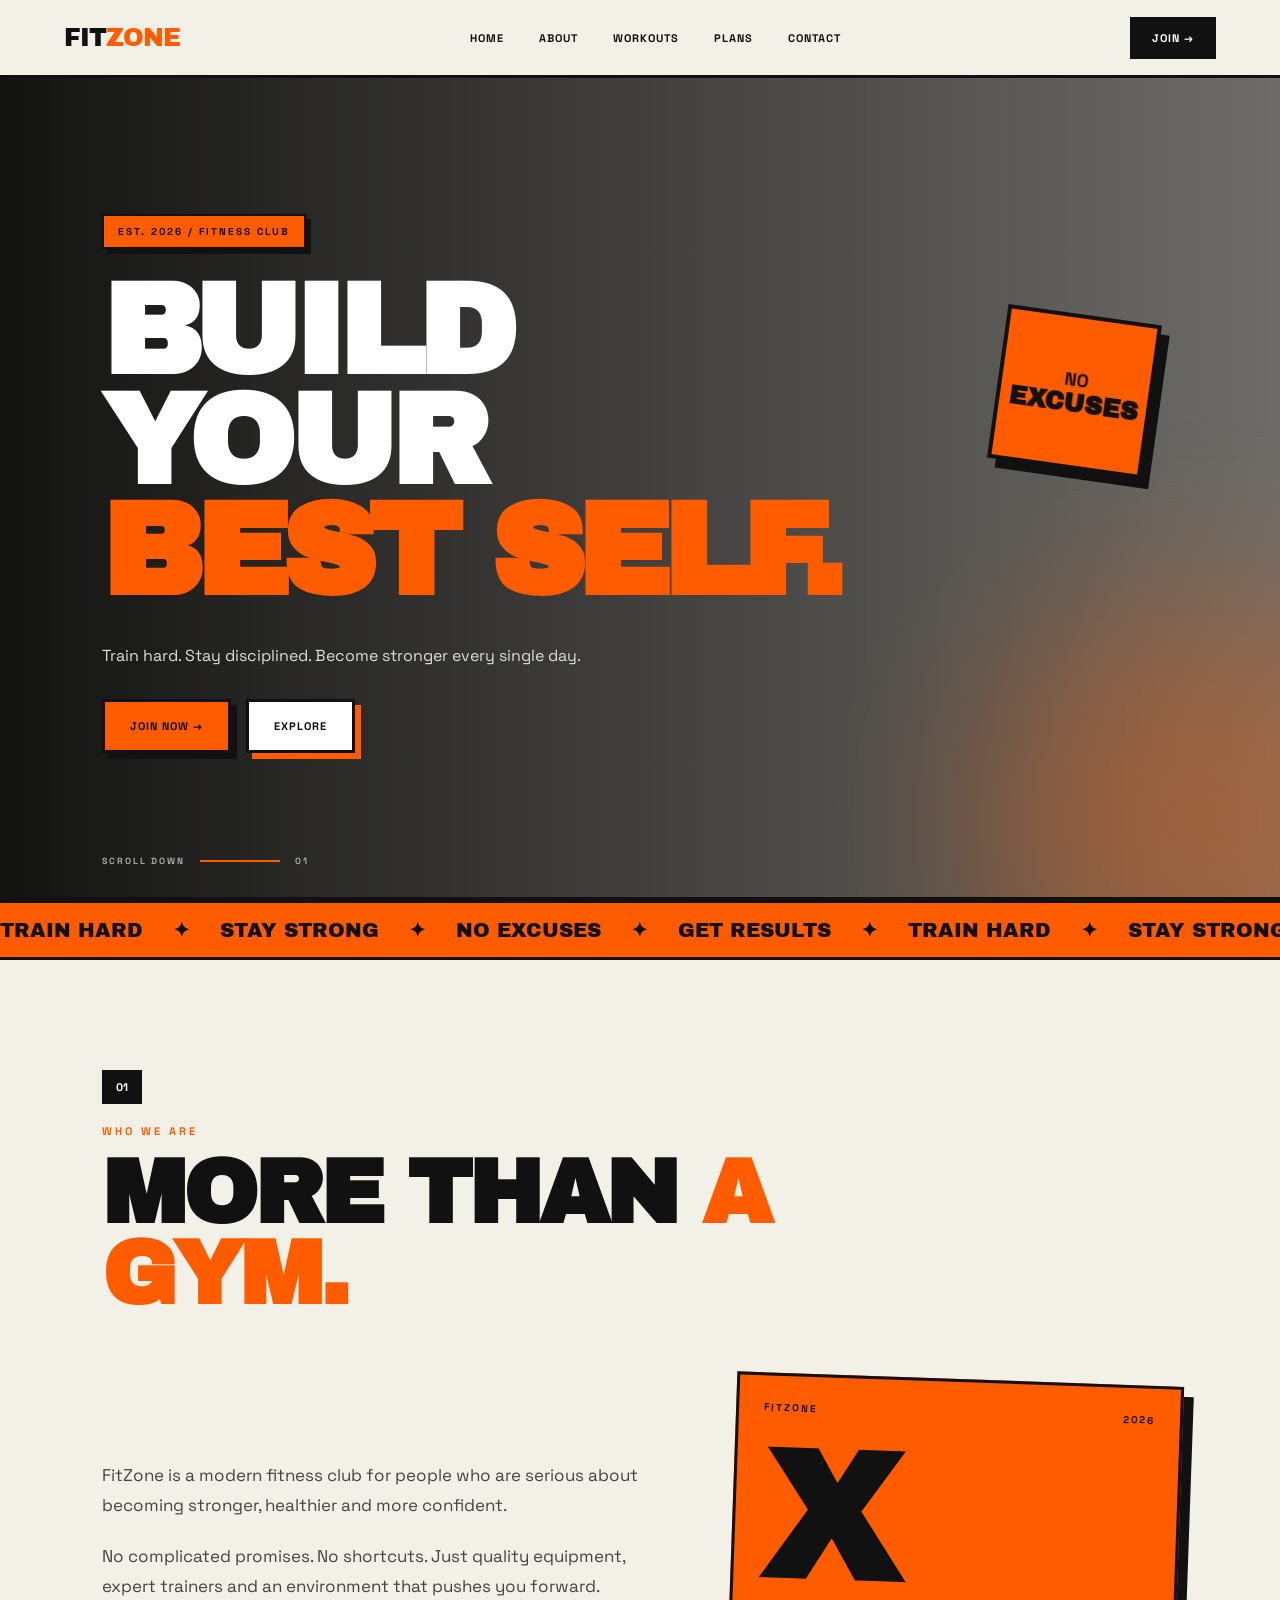
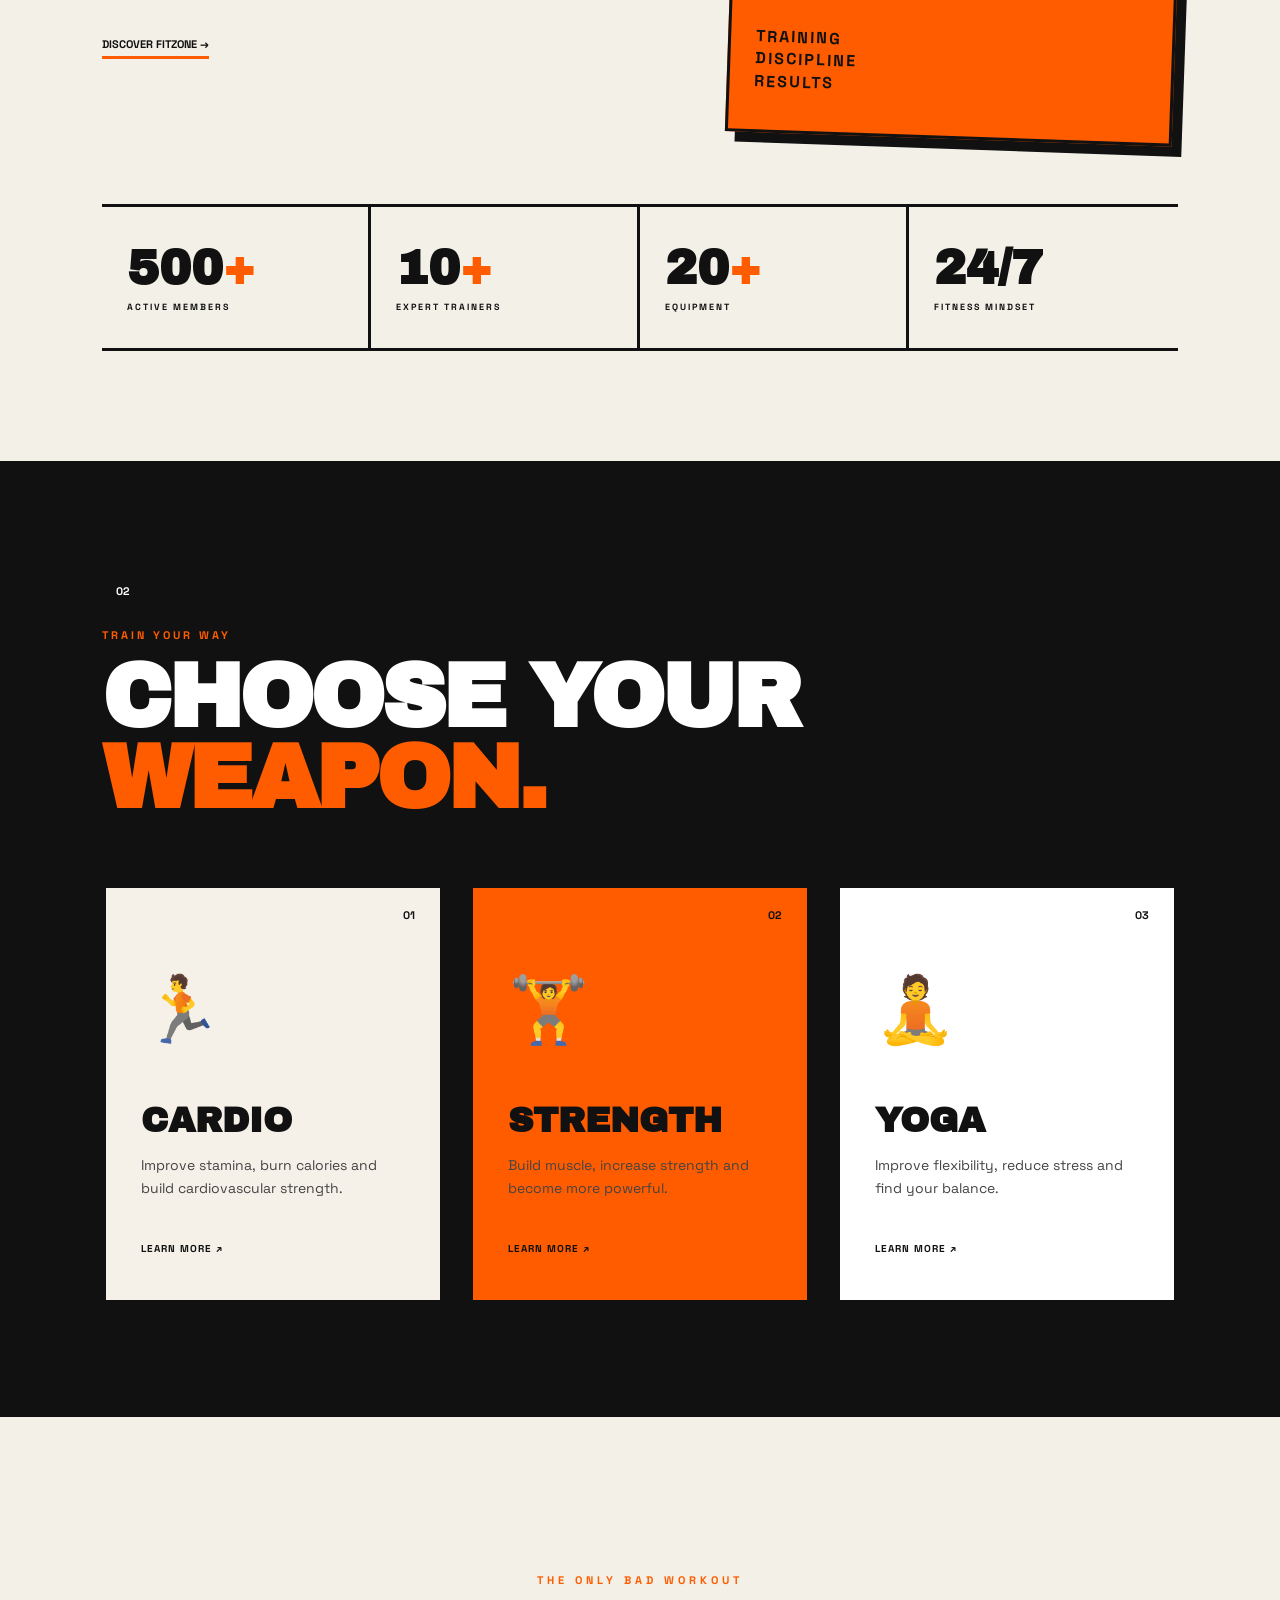
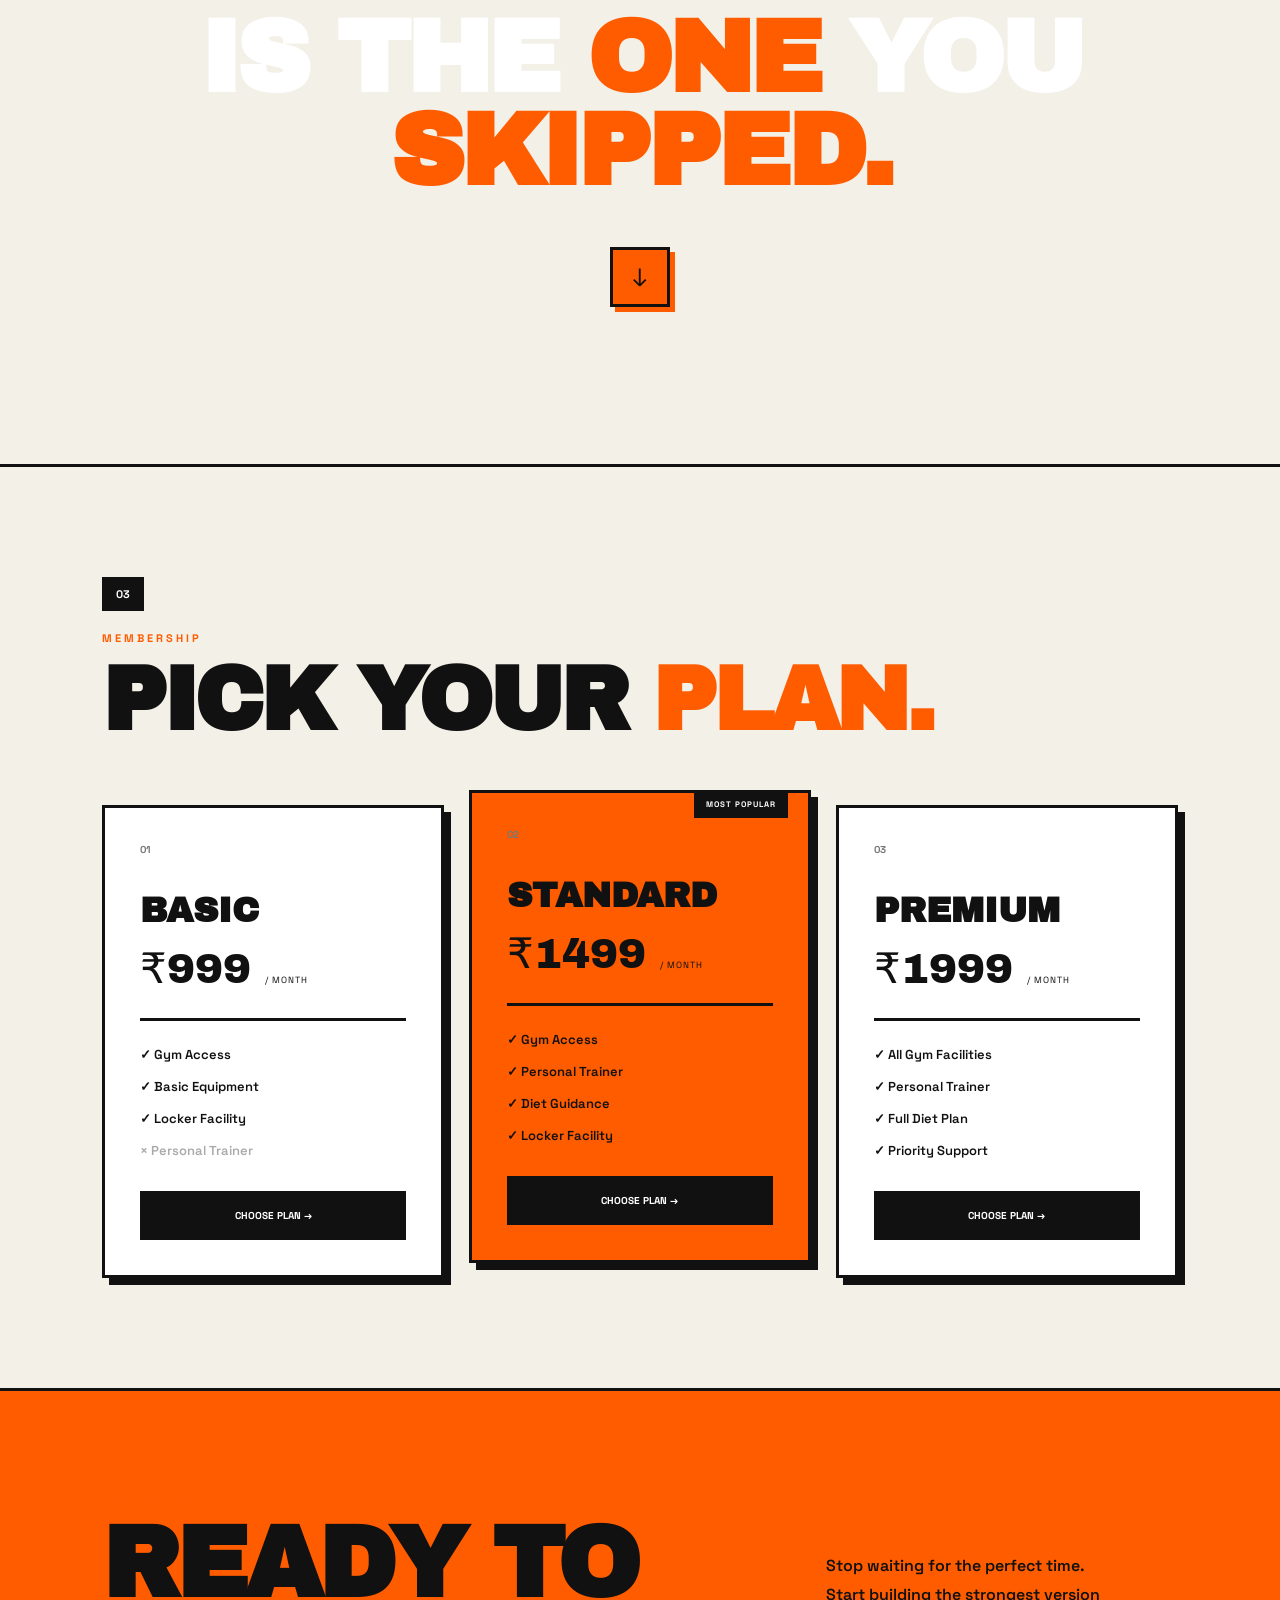
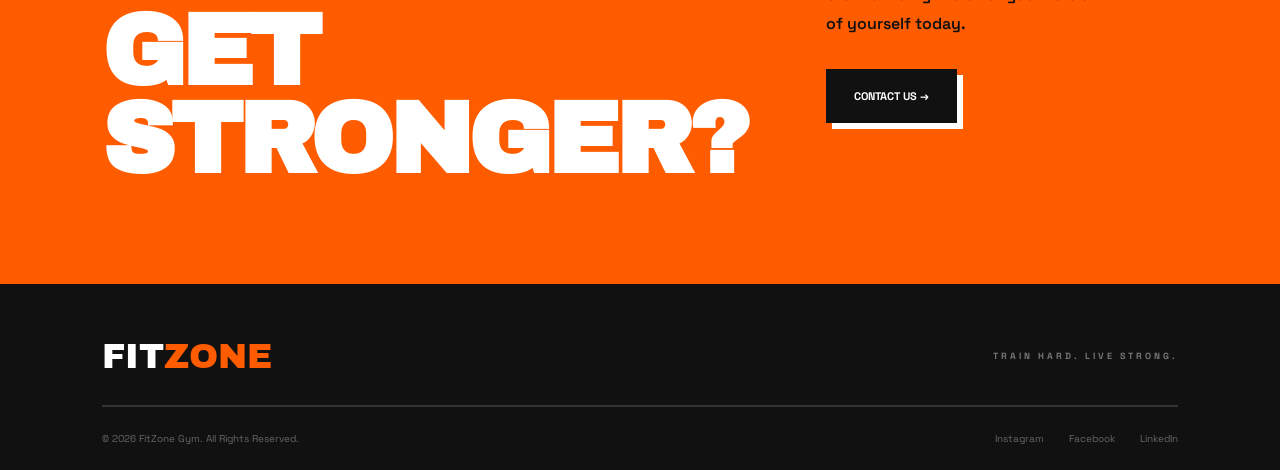
<file: index.html>
<!DOCTYPE html>
<html lang="en">

<head>

    <meta charset="UTF-8">
    <meta name="viewport" content="width=device-width, initial-scale=1.0">

    <title>FitZone — Build Your Best Self</title>

    <link rel="stylesheet" href="style.css">

    <link rel="preconnect" href="https://fonts.googleapis.com">
    <link rel="preconnect" href="https://fonts.gstatic.com" crossorigin>

    <link href="https://fonts.googleapis.com/css2?family=Archivo+Black&family=Space+Grotesk:wght@400;500;600;700&display=swap" rel="stylesheet">

</head>


<body>


<!-- =====================================================
     NAVBAR
===================================================== -->

<header>

    <div class="logo">
        FIT<span>ZONE</span>
    </div>

    <nav>

        <a href="#home">HOME</a>
        <a href="#about">ABOUT</a>
        <a href="#workouts">WORKOUTS</a>
        <a href="#plans">PLANS</a>
        <a href="#contact">CONTACT</a>

    </nav>

    <a href="#plans" class="nav-join">
        JOIN →
    </a>

</header>



<!-- =====================================================
     HERO
===================================================== -->

<section id="home" class="hero">

    <div class="hero-image"></div>

    <div class="hero-content">

        <div class="hero-label">
            EST. 2026 / FITNESS CLUB
        </div>

        <h1>
            BUILD
            <br>
            YOUR
            <span>BEST SELF.</span>
        </h1>

        <p>
            Train hard. Stay disciplined.
            Become stronger every single day.
        </p>

        <div class="hero-buttons">

            <a href="#plans" class="brutal-button orange">
                JOIN NOW →
            </a>

            <a href="#workouts" class="brutal-button white">
                EXPLORE
            </a>

        </div>

    </div>


    <div class="hero-sticker">

        <span>NO</span>
        <strong>EXCUSES</strong>

    </div>


    <div class="hero-bottom">

        <span>SCROLL DOWN</span>

        <div class="scroll-line"></div>

        <span>01</span>

    </div>

</section>



<!-- =====================================================
     MARQUEE
===================================================== -->

<div class="marquee">

    <div class="marquee-track">

        <span>TRAIN HARD</span>
        <b>✦</b>

        <span>STAY STRONG</span>
        <b>✦</b>

        <span>NO EXCUSES</span>
        <b>✦</b>

        <span>GET RESULTS</span>
        <b>✦</b>

        <span>TRAIN HARD</span>
        <b>✦</b>

        <span>STAY STRONG</span>
        <b>✦</b>

        <span>NO EXCUSES</span>
        <b>✦</b>

    </div>

</div>



<!-- =====================================================
     ABOUT
===================================================== -->

<section id="about" class="about">

    <div class="section-number">
        01
    </div>

    <div class="section-heading">

        <p class="mini-title">
            WHO WE ARE
        </p>

        <h2>
            MORE THAN
            <span>A GYM.</span>
        </h2>

    </div>


    <div class="about-layout">

        <div class="about-text">

            <p>
                FitZone is a modern fitness club for people
                who are serious about becoming stronger,
                healthier and more confident.
            </p>

            <p>
                No complicated promises. No shortcuts.
                Just quality equipment, expert trainers
                and an environment that pushes you forward.
            </p>

            <a href="#workouts" class="text-link">
                DISCOVER FITZONE →
            </a>

        </div>


        <div class="about-box">

            <div class="box-top">
                <span>FITZONE</span>
                <span>2026</span>
            </div>

            <div class="big-x">
                X
            </div>

            <p>
                TRAINING<br>
                DISCIPLINE<br>
                RESULTS
            </p>

        </div>

    </div>


    <!-- STATS -->

    <div class="stats">

        <div class="stat">

            <strong>
                500<span>+</span>
            </strong>

            <p>
                ACTIVE MEMBERS
            </p>

        </div>


        <div class="stat">

            <strong>
                10<span>+</span>
            </strong>

            <p>
                EXPERT TRAINERS
            </p>

        </div>


        <div class="stat">

            <strong>
                20<span>+</span>
            </strong>

            <p>
                EQUIPMENT
            </p>

        </div>


        <div class="stat">

            <strong>
                24/7
            </strong>

            <p>
                FITNESS MINDSET
            </p>

        </div>

    </div>

</section>



<!-- =====================================================
     WORKOUTS
===================================================== -->

<section id="workouts" class="workouts">

    <div class="section-number">
        02
    </div>

    <div class="section-heading">

        <p class="mini-title">
            TRAIN YOUR WAY
        </p>

        <h2>
            CHOOSE YOUR
            <span>WEAPON.</span>
        </h2>

    </div>


    <div class="workout-grid">


        <!-- CARDIO -->

        <article class="workout-card cardio">

            <div class="card-number">
                01
            </div>

            <div class="workout-icon">
                🏃
            </div>

            <h3>
                CARDIO
            </h3>

            <p>
                Improve stamina, burn calories
                and build cardiovascular strength.
            </p>

            <a href="#">
                LEARN MORE ↗
            </a>

        </article>



        <!-- STRENGTH -->

        <article class="workout-card strength">

            <div class="card-number">
                02
            </div>

            <div class="workout-icon">
                🏋️
            </div>

            <h3>
                STRENGTH
            </h3>

            <p>
                Build muscle, increase strength
                and become more powerful.
            </p>

            <a href="#">
                LEARN MORE ↗
            </a>

        </article>



        <!-- YOGA -->

        <article class="workout-card yoga">

            <div class="card-number">
                03
            </div>

            <div class="workout-icon">
                🧘
            </div>

            <h3>
                YOGA
            </h3>

            <p>
                Improve flexibility, reduce stress
                and find your balance.
            </p>

            <a href="#">
                LEARN MORE ↗
            </a>

        </article>

    </div>

</section>



<!-- =====================================================
     BIG STATEMENT
===================================================== -->

<section class="statement">

    <div class="statement-small">
        THE ONLY BAD WORKOUT
    </div>

    <h2>
        IS THE
        <span>ONE</span>
        YOU
        <span>SKIPPED.</span>
    </h2>

    <div class="statement-arrow">
        ↓
    </div>

</section>



<!-- =====================================================
     PLANS
===================================================== -->

<section id="plans" class="plans">

    <div class="section-number">
        03
    </div>

    <div class="section-heading">

        <p class="mini-title">
            MEMBERSHIP
        </p>

        <h2>
            PICK YOUR
            <span>PLAN.</span>
        </h2>

    </div>


    <div class="plans-grid">


        <!-- BASIC -->

        <article class="plan">

            <div class="plan-number">
                01
            </div>

            <h3>
                BASIC
            </h3>

            <div class="price">
                ₹999
                <small>/ MONTH</small>
            </div>

            <div class="plan-line"></div>

            <ul>

                <li>✓ Gym Access</li>
                <li>✓ Basic Equipment</li>
                <li>✓ Locker Facility</li>
                <li class="disabled">× Personal Trainer</li>

            </ul>

            <button>
                CHOOSE PLAN →
            </button>

        </article>



        <!-- STANDARD -->

        <article class="plan featured">

            <div class="popular">
                MOST POPULAR
            </div>

            <div class="plan-number">
                02
            </div>

            <h3>
                STANDARD
            </h3>

            <div class="price">
                ₹1499
                <small>/ MONTH</small>
            </div>

            <div class="plan-line"></div>

            <ul>

                <li>✓ Gym Access</li>
                <li>✓ Personal Trainer</li>
                <li>✓ Diet Guidance</li>
                <li>✓ Locker Facility</li>

            </ul>

            <button>
                CHOOSE PLAN →
            </button>

        </article>



        <!-- PREMIUM -->

        <article class="plan">

            <div class="plan-number">
                03
            </div>

            <h3>
                PREMIUM
            </h3>

            <div class="price">
                ₹1999
                <small>/ MONTH</small>
            </div>

            <div class="plan-line"></div>

            <ul>

                <li>✓ All Gym Facilities</li>
                <li>✓ Personal Trainer</li>
                <li>✓ Full Diet Plan</li>
                <li>✓ Priority Support</li>

            </ul>

            <button>
                CHOOSE PLAN →
            </button>

        </article>

    </div>

</section>



<!-- =====================================================
     CONTACT
===================================================== -->

<section id="contact" class="contact">

    <div class="contact-left">

        <p class="mini-title">
            04 — GET STARTED
        </p>

        <h2>
            READY TO
            <span>GET STRONGER?</span>
        </h2>

    </div>


    <div class="contact-right">

        <p>
            Stop waiting for the perfect time.
            Start building the strongest version of yourself today.
        </p>

        <a
            href="mailto:fitzone@gmail.com"
            class="contact-button"
        >
            CONTACT US →
        </a>

    </div>

</section>



<!-- =====================================================
     FOOTER
===================================================== -->

<footer>

    <div class="footer-main">

        <div class="footer-logo">
            FIT<span>ZONE</span>
        </div>

        <p>
            TRAIN HARD. LIVE STRONG.
        </p>

    </div>


    <div class="footer-bottom">

        <p>
            © 2026 FitZone Gym.
            All Rights Reserved.
        </p>

        <div>

            <a href="#">Instagram</a>
            <a href="#">Facebook</a>
            <a href="#">LinkedIn</a>

        </div>

    </div>

</footer>


</body>
</html>
</file>
<file: style.css>
/* =========================================================
   FITZONE
   NEO-BRUTALIST FITNESS WEBSITE
========================================================= */


/* =========================================================
   RESET
========================================================= */

* {
    box-sizing: border-box;
    margin: 0;
    padding: 0;
}

html {
    scroll-behavior: smooth;
}

body {
    background: #f3f0e8;
    color: #111;
    font-family: "Space Grotesk", sans-serif;
    overflow-x: hidden;
}

a {
    text-decoration: none;
    color: inherit;
}

button {
    font-family: inherit;
}

::selection {
    background: #ff5c00;
    color: #fff;
}


/* =========================================================
   VARIABLES
========================================================= */

:root {

    --orange: #ff5c00;
    --orange-dark: #e94f00;

    --cream: #f3f0e8;

    --black: #111111;

    --white: #ffffff;

    --border: 3px solid #111;

    --shadow: 7px 7px 0 #111;

}


/* =========================================================
   HEADER
========================================================= */

header {

    position: fixed;

    top: 0;
    left: 0;

    width: 100%;

    height: 78px;

    padding: 0 5%;

    display: flex;

    align-items: center;

    justify-content: space-between;

    background: var(--cream);

    border-bottom: var(--border);

    z-index: 999;

}


/* LOGO */

.logo {

    font-family: "Archivo Black", sans-serif;

    font-size: 25px;

    letter-spacing: -1px;

}

.logo span {
    color: var(--orange);
}


/* NAV */

nav {

    display: flex;

    gap: 5px;

}

nav a {

    padding: 9px 13px;

    font-size: 11px;

    font-weight: 700;

    letter-spacing: 1px;

    border: 2px solid transparent;

    transition: 0.2s ease;

}


/* BRUTALIST NAV HOVER */

nav a:hover {

    background: var(--orange);

    border-color: var(--black);

    transform: translate(-3px, -3px);

    box-shadow: 3px 3px 0 var(--black);

}


/* JOIN */

.nav-join {

    padding: 12px 20px;

    background: var(--black);

    color: white;

    border: 2px solid var(--black);

    font-size: 11px;

    font-weight: 700;

    letter-spacing: 1px;

    transition: 0.15s ease;

}

.nav-join:hover {

    background: var(--orange);

    color: var(--black);

    transform: translate(-4px, -4px);

    box-shadow: 5px 5px 0 var(--black);

}


/* =========================================================
   HERO
========================================================= */

.hero {

    position: relative;

    min-height: 100vh;

    padding: 150px 8% 80px;

    display: flex;

    align-items: center;

    overflow: hidden;

    color: white;

    border-bottom: var(--border);

}


/* BACKGROUND IMAGE */

.hero-image {

    position: absolute;

    inset: 0;

    z-index: -3;

    background-image:

        linear-gradient(
            90deg,
            rgba(0,0,0,0.92),
            rgba(0,0,0,0.55)
        ),

        url("https://images.unsplash.com/photo-1534438327276-14e5300c3a48?auto=format&fit=crop&w=2000&q=90");

    background-size: cover;

    background-position: center;

    animation: heroZoom 15s ease-in-out infinite alternate;

}


/* ORANGE OVERLAY */

.hero::after {

    content: "";

    position: absolute;

    width: 450px;

    height: 450px;

    right: -150px;

    bottom: -150px;

    background: var(--orange);

    opacity: 0.35;

    filter: blur(90px);

    border-radius: 50%;

    z-index: -1;

}


/* HERO CONTENT */

.hero-content {

    max-width: 850px;

    animation: heroIn 1s ease forwards;

}


.hero-label {

    display: inline-block;

    padding: 9px 14px;

    margin-bottom: 28px;

    background: var(--orange);

    color: var(--black);

    border: 2px solid var(--black);

    box-shadow: 5px 5px 0 var(--black);

    font-size: 10px;

    font-weight: 800;

    letter-spacing: 2px;

}


.hero h1 {

    font-family: "Archivo Black", sans-serif;

    font-size: clamp(65px, 10vw, 140px);

    line-height: 0.86;

    letter-spacing: -6px;

    margin-bottom: 35px;

}


.hero h1 span {

    display: block;

    color: var(--orange);

    -webkit-text-stroke: 2px var(--orange);

}


/* HERO DESCRIPTION */

.hero-content > p {

    max-width: 480px;

    color: #ddd;

    line-height: 1.7;

    font-size: 16px;

    margin-bottom: 30px;

}


/* BUTTONS */

.hero-buttons {

    display: flex;

    gap: 15px;

    flex-wrap: wrap;

}


.brutal-button {

    display: inline-block;

    padding: 17px 25px;

    border: 3px solid var(--black);

    font-size: 11px;

    font-weight: 800;

    letter-spacing: 1px;

    transition: 0.15s ease;

}


/* ORANGE BUTTON */

.brutal-button.orange {

    background: var(--orange);

    color: var(--black);

    box-shadow: 6px 6px 0 var(--black);

}


.brutal-button.orange:hover {

    transform: translate(6px, 6px);

    box-shadow: 0 0 0 var(--black);

}


/* WHITE BUTTON */

.brutal-button.white {

    background: white;

    color: var(--black);

    box-shadow: 6px 6px 0 var(--orange);

}


.brutal-button.white:hover {

    background: var(--orange);

    transform: translate(6px, 6px);

    box-shadow: 0 0 0 var(--black);

}


/* STICKER */

.hero-sticker {

    position: absolute;

    right: 10%;

    top: 35%;

    width: 155px;

    height: 155px;

    display: flex;

    flex-direction: column;

    justify-content: center;

    align-items: center;

    background: var(--orange);

    color: var(--black);

    border: 4px solid var(--black);

    transform: rotate(8deg);

    box-shadow: 9px 9px 0 var(--black);

    animation: stickerFloat 3s ease-in-out infinite;

}


.hero-sticker span {

    font-size: 18px;

    font-weight: 700;

}


.hero-sticker strong {

    font-family: "Archivo Black", sans-serif;

    font-size: 25px;

    line-height: 1;

}


/* HERO BOTTOM */

.hero-bottom {

    position: absolute;

    bottom: 30px;

    left: 8%;

    right: 8%;

    display: flex;

    align-items: center;

    gap: 15px;

    color: #aaa;

    font-size: 9px;

    font-weight: 700;

    letter-spacing: 2px;

}


.scroll-line {

    height: 2px;

    width: 80px;

    background: var(--orange);

}


/* =========================================================
   MARQUEE
========================================================= */

.marquee {

    overflow: hidden;

    background: var(--orange);

    border-bottom: var(--border);

    border-top: var(--border);

    white-space: nowrap;

}


.marquee-track {

    width: max-content;

    display: flex;

    align-items: center;

    gap: 30px;

    padding: 14px 0;

    animation: marquee 18s linear infinite;

}


.marquee span {

    font-family: "Archivo Black", sans-serif;

    font-size: 20px;

}


.marquee b {

    font-size: 20px;

}


/* =========================================================
   GENERAL SECTION
========================================================= */

section:not(.hero):not(.statement):not(.contact) {

    padding: 110px 8%;

}


.section-number {

    display: inline-block;

    padding: 8px 12px;

    margin-bottom: 20px;

    background: var(--black);

    color: white;

    font-size: 11px;

    font-weight: 800;

    border: 2px solid var(--black);

}


.mini-title {

    margin-bottom: 15px;

    color: var(--orange);

    font-size: 11px;

    font-weight: 800;

    letter-spacing: 3px;

}


.section-heading h2 {

    max-width: 850px;

    font-family: "Archivo Black", sans-serif;

    font-size: clamp(45px, 7vw, 90px);

    line-height: 0.9;

    letter-spacing: -4px;

}


.section-heading h2 span {

    color: var(--orange);

}


/* =========================================================
   ABOUT
========================================================= */

.about {

    background: var(--cream);

    border-bottom: var(--border);

}


.about-layout {

    max-width: 1100px;

    margin: 65px auto;

    display: grid;

    grid-template-columns: 1fr 0.8fr;

    gap: 70px;

    align-items: center;

}


/* ABOUT TEXT */

.about-text {

    max-width: 600px;

}


.about-text p {

    margin-bottom: 20px;

    color: #444;

    font-size: 17px;

    line-height: 1.8;

}


.text-link {

    display: inline-block;

    margin-top: 15px;

    padding-bottom: 5px;

    border-bottom: 3px solid var(--orange);

    font-size: 11px;

    font-weight: 800;

    transition: 0.2s ease;

}


.text-link:hover {

    color: var(--orange);

    letter-spacing: 1px;

}


/* ABOUT BOX */

.about-box {

    min-height: 360px;

    padding: 25px;

    background: var(--orange);

    border: var(--border);

    box-shadow: 10px 10px 0 var(--black);

    transform: rotate(2deg);

    transition: 0.3s ease;

}


.about-box:hover {

    transform: rotate(0deg) translate(-5px, -5px);

    box-shadow: 15px 15px 0 var(--black);

}


.box-top {

    display: flex;

    justify-content: space-between;

    font-size: 10px;

    font-weight: 800;

    letter-spacing: 2px;

}


.big-x {

    margin-top: 25px;

    font-family: "Archivo Black", sans-serif;

    font-size: 190px;

    line-height: 0.8;

}


.about-box p {

    margin-top: 35px;

    font-weight: 800;

    line-height: 1.4;

    letter-spacing: 2px;

}


/* =========================================================
   STATS
========================================================= */

.stats {

    display: grid;

    grid-template-columns: repeat(4, 1fr);

    max-width: 1100px;

    margin: 0 auto;

    border-top: var(--border);

    border-bottom: var(--border);

}


.stat {

    padding: 35px 25px;

    border-right: var(--border);

    transition: 0.2s ease;

}


.stat:last-child {

    border-right: none;

}


.stat:hover {

    background: var(--orange);

    transform: translateY(-7px);

}


.stat strong {

    font-family: "Archivo Black", sans-serif;

    font-size: 48px;

}


.stat strong span {

    color: var(--orange);

}


.stat:hover strong span {

    color: var(--black);

}


.stat p {

    margin-top: 7px;

    font-size: 9px;

    font-weight: 800;

    letter-spacing: 2px;

}


/* =========================================================
   WORKOUTS
========================================================= */

.workouts {

    background: var(--black);

    color: white;

    border-bottom: var(--border);

}


.workout-grid {

    max-width: 1150px;

    margin: 65px auto 0;

    display: grid;

    grid-template-columns: repeat(3, 1fr);

    gap: 25px;

}


/* CARD */

.workout-card {

    position: relative;

    min-height: 420px;

    padding: 35px;

    border: 4px solid var(--black);

    color: var(--black);

    transition:
        transform 0.2s ease,
        box-shadow 0.2s ease;

}


.workout-card:hover {

    transform: translate(-7px, -9px) rotate(-1deg);

    box-shadow: 12px 12px 0 var(--orange);

}


/* CARD COLORS */

.cardio {

    background: #f5f1e8;

}


.strength {

    background: var(--orange);

}


.yoga {

    background: #ffffff;

}


/* CARD NUMBER */

.card-number {

    position: absolute;

    top: 20px;

    right: 25px;

    font-size: 11px;

    font-weight: 800;

}


/* ICON */

.workout-icon {

    margin-top: 45px;

    margin-bottom: 50px;

    font-size: 65px;

    transition: 0.3s ease;

}


.workout-card:hover .workout-icon {

    transform: scale(1.2) rotate(-8deg);

}


/* CARD TITLE */

.workout-card h3 {

    font-family: "Archivo Black", sans-serif;

    font-size: 35px;

    margin-bottom: 15px;

}


.workout-card p {

    max-width: 290px;

    margin-bottom: 35px;

    color: #444;

    font-size: 14px;

    line-height: 1.7;

}


.workout-card a {

    font-size: 10px;

    font-weight: 800;

    letter-spacing: 1px;

}


.workout-card a:hover {

    text-decoration: underline;

}


/* =========================================================
   STATEMENT
========================================================= */

.statement {

    min-height: 650px;

    padding: 100px 8%;

    display: flex;

    flex-direction: column;

    justify-content: center;

    align-items: center;

    text-align: center;

    background:

        linear-gradient(
            rgba(0,0,0,0.78),
            rgba(0,0,0,0.78)
        ),

        url("https://images.unsplash.com/photo-1581009146145-b5ef050c2e1e?auto=format&fit=crop&w=1800&q=90");

    background-size: cover;

    background-position: center;

    background-attachment: fixed;

    color: white;

    border-bottom: var(--border);

}


.statement-small {

    color: var(--orange);

    font-size: 11px;

    font-weight: 800;

    letter-spacing: 4px;

    margin-bottom: 25px;

}


.statement h2 {

    max-width: 1100px;

    font-family: "Archivo Black", sans-serif;

    font-size: clamp(50px, 8vw, 105px);

    line-height: 0.9;

    letter-spacing: -4px;

}


.statement h2 span {

    color: var(--orange);

}


.statement-arrow {

    margin-top: 50px;

    width: 60px;

    height: 60px;

    display: flex;

    align-items: center;

    justify-content: center;

    background: var(--orange);

    color: var(--black);

    border: 3px solid var(--black);

    font-size: 25px;

    box-shadow: 5px 5px 0 var(--orange);

    animation: arrowBounce 1.5s infinite;

}


/* =========================================================
   PLANS
========================================================= */

.plans {

    background: var(--cream);

    border-bottom: var(--border);

}


.plans-grid {

    max-width: 1100px;

    margin: 65px auto 0;

    display: grid;

    grid-template-columns: repeat(3, 1fr);

    gap: 25px;

}


.plan {

    position: relative;

    padding: 35px;

    background: white;

    border: var(--border);

    box-shadow: 7px 7px 0 var(--black);

    transition: 0.2s ease;

}


.plan:hover {

    transform: translate(-6px, -7px);

    box-shadow: 13px 14px 0 var(--black);

}


/* FEATURED */

.plan.featured {

    background: var(--orange);

    transform: translateY(-15px);

}


.plan.featured:hover {

    transform: translate(-6px, -22px);

}


.popular {

    position: absolute;

    top: -3px;

    right: 20px;

    padding: 9px 12px;

    background: var(--black);

    color: white;

    font-size: 8px;

    font-weight: 800;

    letter-spacing: 1px;

}


/* PLAN NUMBER */

.plan-number {

    font-size: 10px;

    font-weight: 800;

    color: #777;

    margin-bottom: 35px;

}


.plan h3 {

    font-family: "Archivo Black", sans-serif;

    font-size: 35px;

    margin-bottom: 15px;

}


.price {

    font-family: "Archivo Black", sans-serif;

    font-size: 42px;

}


.price small {

    font-family: "Space Grotesk", sans-serif;

    font-size: 9px;

    letter-spacing: 1px;

}


.plan-line {

    height: 3px;

    background: var(--black);

    margin: 25px 0;

}


.plan ul {

    min-height: 145px;

    list-style: none;

}


.plan li {

    margin-bottom: 15px;

    font-size: 13px;

    font-weight: 600;

}


.plan li.disabled {

    color: #aaa;

}


.plan button {

    width: 100%;

    padding: 15px;

    background: var(--black);

    color: white;

    border: 3px solid var(--black);

    font-size: 10px;

    font-weight: 800;

    cursor: pointer;

    transition: 0.15s ease;

}


.plan button:hover {

    background: var(--orange);

    color: var(--black);

    transform: translate(-3px, -3px);

    box-shadow: 4px 4px 0 var(--black);

}


.plan.featured button:hover {

    background: white;

}


/* =========================================================
   CONTACT
========================================================= */

.contact {

    padding: 100px 8%;

    display: grid;

    grid-template-columns: 1.2fr 0.8fr;

    gap: 80px;

    align-items: center;

    background: var(--orange);

    border-bottom: var(--border);

}


.contact h2 {

    max-width: 800px;

    font-family: "Archivo Black", sans-serif;

    font-size: clamp(55px, 8vw, 100px);

    line-height: 0.88;

    letter-spacing: -4px;

}


.contact h2 span {

    color: white;

}


.contact-right {

    max-width: 400px;

}


.contact-right p {

    margin-bottom: 30px;

    line-height: 1.8;

    font-weight: 600;

}


.contact-button {

    display: inline-block;

    padding: 17px 25px;

    background: var(--black);

    color: white;

    border: 3px solid var(--black);

    box-shadow: 6px 6px 0 white;

    font-size: 11px;

    font-weight: 800;

    transition: 0.15s ease;

}


.contact-button:hover {

    background: white;

    color: var(--black);

    transform: translate(6px, 6px);

    box-shadow: 0 0 0 white;

}


/* =========================================================
   FOOTER
========================================================= */

footer {

    padding: 50px 8% 25px;

    background: var(--black);

    color: white;

}


.footer-main {

    display: flex;

    align-items: center;

    justify-content: space-between;

    padding-bottom: 30px;

    border-bottom: 2px solid #333;

}


.footer-logo {

    font-family: "Archivo Black", sans-serif;

    font-size: 35px;

}


.footer-logo span {

    color: var(--orange);

}


.footer-main p {

    color: #777;

    font-size: 9px;

    font-weight: 800;

    letter-spacing: 3px;

}


.footer-bottom {

    padding-top: 25px;

    display: flex;

    justify-content: space-between;

    color: #666;

    font-size: 10px;

}


.footer-bottom div {

    display: flex;

    gap: 25px;

}


.footer-bottom a {

    transition: 0.2s ease;

}


.footer-bottom a:hover {

    color: var(--orange);

}


/* =========================================================
   ANIMATIONS
========================================================= */

@keyframes heroZoom {

    from {
        transform: scale(1);
    }

    to {
        transform: scale(1.08);
    }

}


@keyframes heroIn {

    from {
        opacity: 0;
        transform: translateY(40px);
    }

    to {
        opacity: 1;
        transform: translateY(0);
    }

}


@keyframes stickerFloat {

    0%,
    100% {
        transform: rotate(8deg) translateY(0);
    }

    50% {
        transform: rotate(4deg) translateY(-12px);
    }

}


@keyframes marquee {

    from {
        transform: translateX(0);
    }

    to {
        transform: translateX(-50%);
    }

}


@keyframes arrowBounce {

    0%,
    100% {
        transform: translateY(0);
    }

    50% {
        transform: translateY(10px);
    }

}


/* =========================================================
   RESPONSIVE — 900px
========================================================= */

@media (max-width: 900px) {

    nav {
        gap: 0;
    }

    nav a {
        padding: 8px;
        font-size: 9px;
    }

    .hero-sticker {
        right: 5%;
        width: 120px;
        height: 120px;
    }

    .hero-sticker strong {
        font-size: 20px;
    }

    .about-layout {
        grid-template-columns: 1fr;
    }

    .stats {
        grid-template-columns: repeat(2, 1fr);
    }

    .stat:nth-child(2) {
        border-right: none;
    }

    .stat:nth-child(-n+2) {
        border-bottom: var(--border);
    }

    .workout-grid,
    .plans-grid {
        grid-template-columns: 1fr;
        max-width: 600px;
    }

    .plan.featured,
    .plan.featured:hover {
        transform: none;
    }

    .contact {
        grid-template-columns: 1fr;
    }

}


/* =========================================================
   RESPONSIVE — 650px
========================================================= */

@media (max-width: 650px) {

    header {

        height: auto;

        min-height: 70px;

        padding: 15px 5%;

        flex-wrap: wrap;

        gap: 12px;

    }


    nav {

        width: 100%;

        order: 3;

        overflow-x: auto;

        justify-content: flex-start;

        padding-bottom: 5px;

    }


    nav a {

        white-space: nowrap;

    }


    .nav-join {

        display: none;

    }


    .hero {

        padding: 160px 7% 100px;

        min-height: 850px;

    }


    .hero h1 {

        font-size: 60px;

        letter-spacing: -3px;

    }


    .hero-sticker {

        display: none;

    }


    .hero-bottom {

        left: 7%;

        right: 7%;

    }


    section:not(.hero):not(.statement):not(.contact) {

        padding: 80px 7%;

    }


    .section-heading h2 {

        font-size: 50px;

    }


    .about-layout {

        margin-top: 45px;

    }


    .about-box {

        min-height: 300px;

    }


    .big-x {

        font-size: 150px;

    }


    .stats {

        grid-template-columns: 1fr 1fr;

    }


    .stat {

        padding: 25px 15px;

    }


    .stat strong {

        font-size: 35px;

    }


    .workout-grid {

        margin-top: 45px;

    }


    .workout-card {

        min-height: 380px;

    }


    .statement {

        min-height: 500px;

        padding: 80px 7%;

        background-attachment: scroll;

    }


    .statement h2 {

        font-size: 55px;

        letter-spacing: -3px;

    }


    .contact {

        padding: 80px 7%;

    }


    .contact h2 {

        font-size: 60px;

    }


    .footer-main {

        flex-direction: column;

        align-items: flex-start;

        gap: 20px;

    }


    .footer-bottom {

        flex-direction: column;

        gap: 20px;

    }

}


/* =========================================================
   RESPONSIVE — 420px
========================================================= */

@media (max-width: 420px) {

    .hero h1 {

        font-size: 50px;

    }


    .hero-buttons {

        flex-direction: column;

    }


    .brutal-button {

        text-align: center;

    }


    .stats {

        grid-template-columns: 1fr;

    }


    .stat {

        border-right: none;

        border-bottom: var(--border);

    }


    .stat:last-child {

        border-bottom: none;

    }


    .section-heading h2 {

        font-size: 43px;

    }


    .statement h2 {

        font-size: 45px;

    }


    .contact h2 {

        font-size: 48px;

    }

}


/* =========================================================
   REDUCED MOTION
========================================================= */

@media (prefers-reduced-motion: reduce) {

    *,
    *::before,
    *::after {

        animation-duration: 0.01ms !important;

        animation-iteration-count: 1 !important;

        transition-duration: 0.01ms !important;

        scroll-behavior: auto !important;

    }

}
</file>
